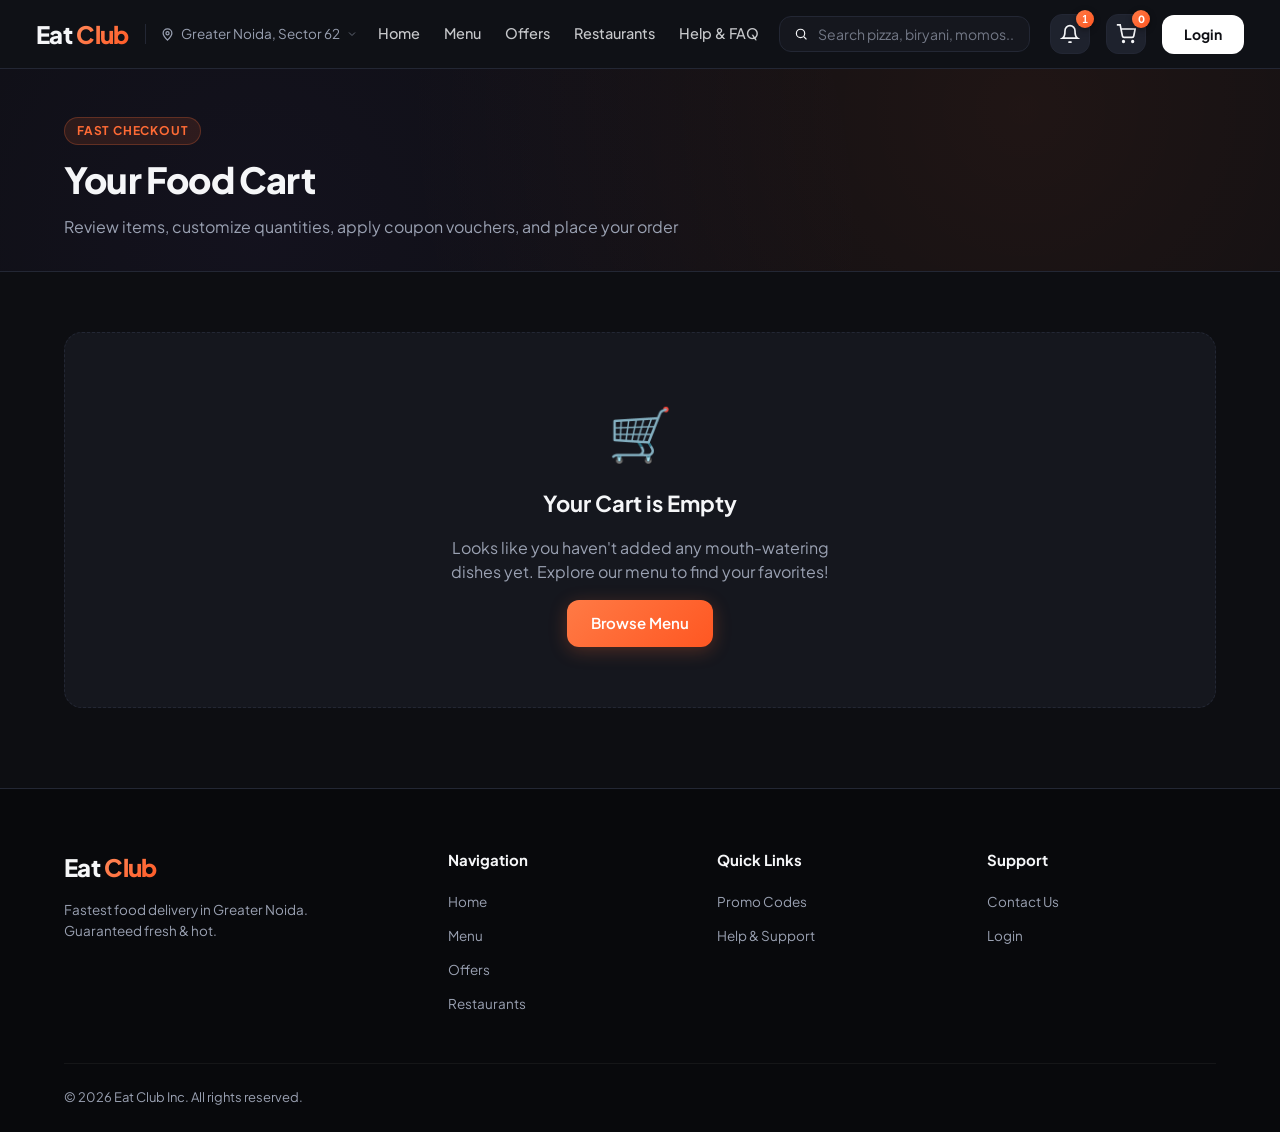
<file: cart.html>
<!DOCTYPE html>
<html lang="en">
<head>
    <meta charset="UTF-8">
    <meta name="viewport" content="width=device-width, initial-scale=1.0">
    <title>Your Cart — Eat Club | Quick Checkout</title>
    <meta name="description" content="Review your delicious items, apply discount coupons, and checkout securely with fast 30-min delivery on Eat Club.">
    <link rel="stylesheet" href="css/global.css">
    <link rel="stylesheet" href="css/cart.css">
    <script src="js/global.js" defer></script>
    <script src="js/cart.js" defer></script>
</head>

<body>

<nav class="navbar">
    <div class="nav-left">
        <a href="index.html" class="logo">Eat <span>Club</span></a>
        <div class="location" id="location-picker" title="Change Location">
            <svg width="15" height="15" viewBox="0 0 24 24" fill="none" stroke="currentColor" stroke-width="2">
                <path d="M12 21s-7-6.5-7-11a7 7 0 0 1 14 0c0 4.5-7 11-7 11z"/>
                <circle cx="12" cy="10" r="2.5"/>
            </svg>
            <span class="location-text">Greater Noida, Sector 62</span>
            <svg class="chevron-down" width="12" height="12" viewBox="0 0 24 24" fill="none" stroke="currentColor" stroke-width="2"><path d="m6 9 6 6 6-6"/></svg>
        </div>
    </div>

    <div class="nav-center">
        <a href="index.html">Home</a>
        <a href="menu.html">Menu</a>
        <a href="offers.html">Offers</a>
        <a href="restaurants.html">Restaurants</a>
        <a href="contact.html">Help & FAQ</a>
    </div>

    <div class="search-box">
        <svg width="16" height="16" viewBox="0 0 24 24" fill="none" stroke="currentColor" stroke-width="2">
            <circle cx="11" cy="11" r="7"/>
            <path d="m21 21-4.3-4.3"/>
        </svg>
        <input type="text" id="search-input" placeholder="Search pizza, biryani, momos..." autocomplete="off">
    </div>

    <div class="nav-right">
        <button class="icon-btn" aria-label="Notifications" id="notification-btn" title="Offers Notification">
            <svg width="20" height="20" viewBox="0 0 24 24" fill="none" stroke="currentColor" stroke-width="2">
                <path d="M18 8a6 6 0 0 0-12 0c0 7-3 9-3 9h18s-3-2-3-9"/>
                <path d="M13.7 21a2 2 0 0 1-3.4 0"/>
            </svg>
            <span class="badge">1</span>
        </button>

        <a href="cart.html" class="icon-btn" aria-label="Cart" id="cart-btn" title="View Cart">
            <svg width="20" height="20" viewBox="0 0 24 24" fill="none" stroke="currentColor" stroke-width="2">
                <circle cx="9" cy="21" r="1"/>
                <circle cx="20" cy="21" r="1"/>
                <path d="M1 1h4l2.7 13.4a2 2 0 0 0 2 1.6h9.6a2 2 0 0 0 2-1.6L23 6H6"/>
            </svg>
            <span class="badge" id="cart-badge">0</span>
        </a>

        <a href="login.html" class="login-btn">Login</a>
    </div>
</nav>

<main>
    <header class="page-header">
        <div class="container">
            <span class="section-badge">Fast Checkout</span>
            <h1>Your Food Cart <span id="cart-item-count" style="font-size: 20px; color: var(--text-dim); font-weight: 500;"></span></h1>
            <p>Review items, customize quantities, apply coupon vouchers, and place your order</p>
        </div>
    </header>

    <section class="cart-page">
        <div class="container">
            <div id="empty-cart-state" class="empty-cart-state">
                <div class="empty-cart-icon">🛒</div>
                <h2>Your Cart is Empty</h2>
                <p>Looks like you haven't added any mouth-watering dishes yet. Explore our menu to find your favorites!</p>
                <a href="menu.html" class="btn btn-primary">Browse Menu</a>
            </div>

            <div id="cart-content-layout" class="cart-layout" style="display: none;">
                <div class="cart-items-box">
                    <div class="cart-box-header">
                        <h2>Order Items</h2>
                        <button id="clear-cart" class="clear-cart-btn">Clear All</button>
                    </div>

                    <div id="cart-items-list">
                    </div>
                </div>

                <div class="bill-box">
                    <h3>Bill Summary</h3>

                    <form id="coupon-form" class="apply-coupon-form">
                        <input type="text" id="coupon-input" class="coupon-input" placeholder="Promo Code (e.g. WELCOME50)" autocomplete="off">
                        <button type="submit" class="apply-coupon-btn">Apply</button>
                    </form>

                    <div class="bill-breakdown">
                        <div class="bill-row">
                            <span>Item Total</span>
                            <span id="bill-item-total">₹0</span>
                        </div>
                        <div class="bill-row">
                            <span>Delivery Fee</span>
                            <span id="bill-delivery-fee">₹40</span>
                        </div>
                        <div class="bill-row">
                            <span>Taxes & Restaurant Charges</span>
                            <span id="bill-taxes">₹0</span>
                        </div>
                        <div class="bill-row discount-row" id="discount-row" style="display: none;">
                            <span>Coupon Discount</span>
                            <span id="bill-discount">-₹0</span>
                        </div>
                        <div class="bill-row total-row">
                            <span>To Pay</span>
                            <span id="bill-grand-total">₹0</span>
                        </div>
                    </div>

                    <button id="checkout-btn" class="btn btn-primary checkout-btn">Proceed to Checkout</button>
                </div>
            </div>
        </div>
    </section>
</main>

<footer class="site-footer">
    <div class="container">
        <div class="footer-top">
            <div class="footer-col brand-col">
                <a href="index.html" class="logo">Eat <span>Club</span></a>
                <p class="footer-desc">
                    Fastest food delivery in Greater Noida. Guaranteed fresh & hot.
                </p>
            </div>

            <div class="footer-col">
                <h4>Navigation</h4>
                <ul>
                    <li><a href="index.html">Home</a></li>
                    <li><a href="menu.html">Menu</a></li>
                    <li><a href="offers.html">Offers</a></li>
                    <li><a href="restaurants.html">Restaurants</a></li>
                </ul>
            </div>

            <div class="footer-col">
                <h4>Quick Links</h4>
                <ul>
                    <li><a href="offers.html">Promo Codes</a></li>
                    <li><a href="contact.html">Help & Support</a></li>
                </ul>
            </div>

            <div class="footer-col">
                <h4>Support</h4>
                <ul>
                    <li><a href="contact.html">Contact Us</a></li>
                    <li><a href="login.html">Login</a></li>
                </ul>
            </div>
        </div>

        <div class="footer-bottom">
            <p>© 2026 Eat Club Inc. All rights reserved.</p>
        </div>
    </div>
</footer>

<div id="toast" class="toast-notification"></div>

</body>
</html>
</file>
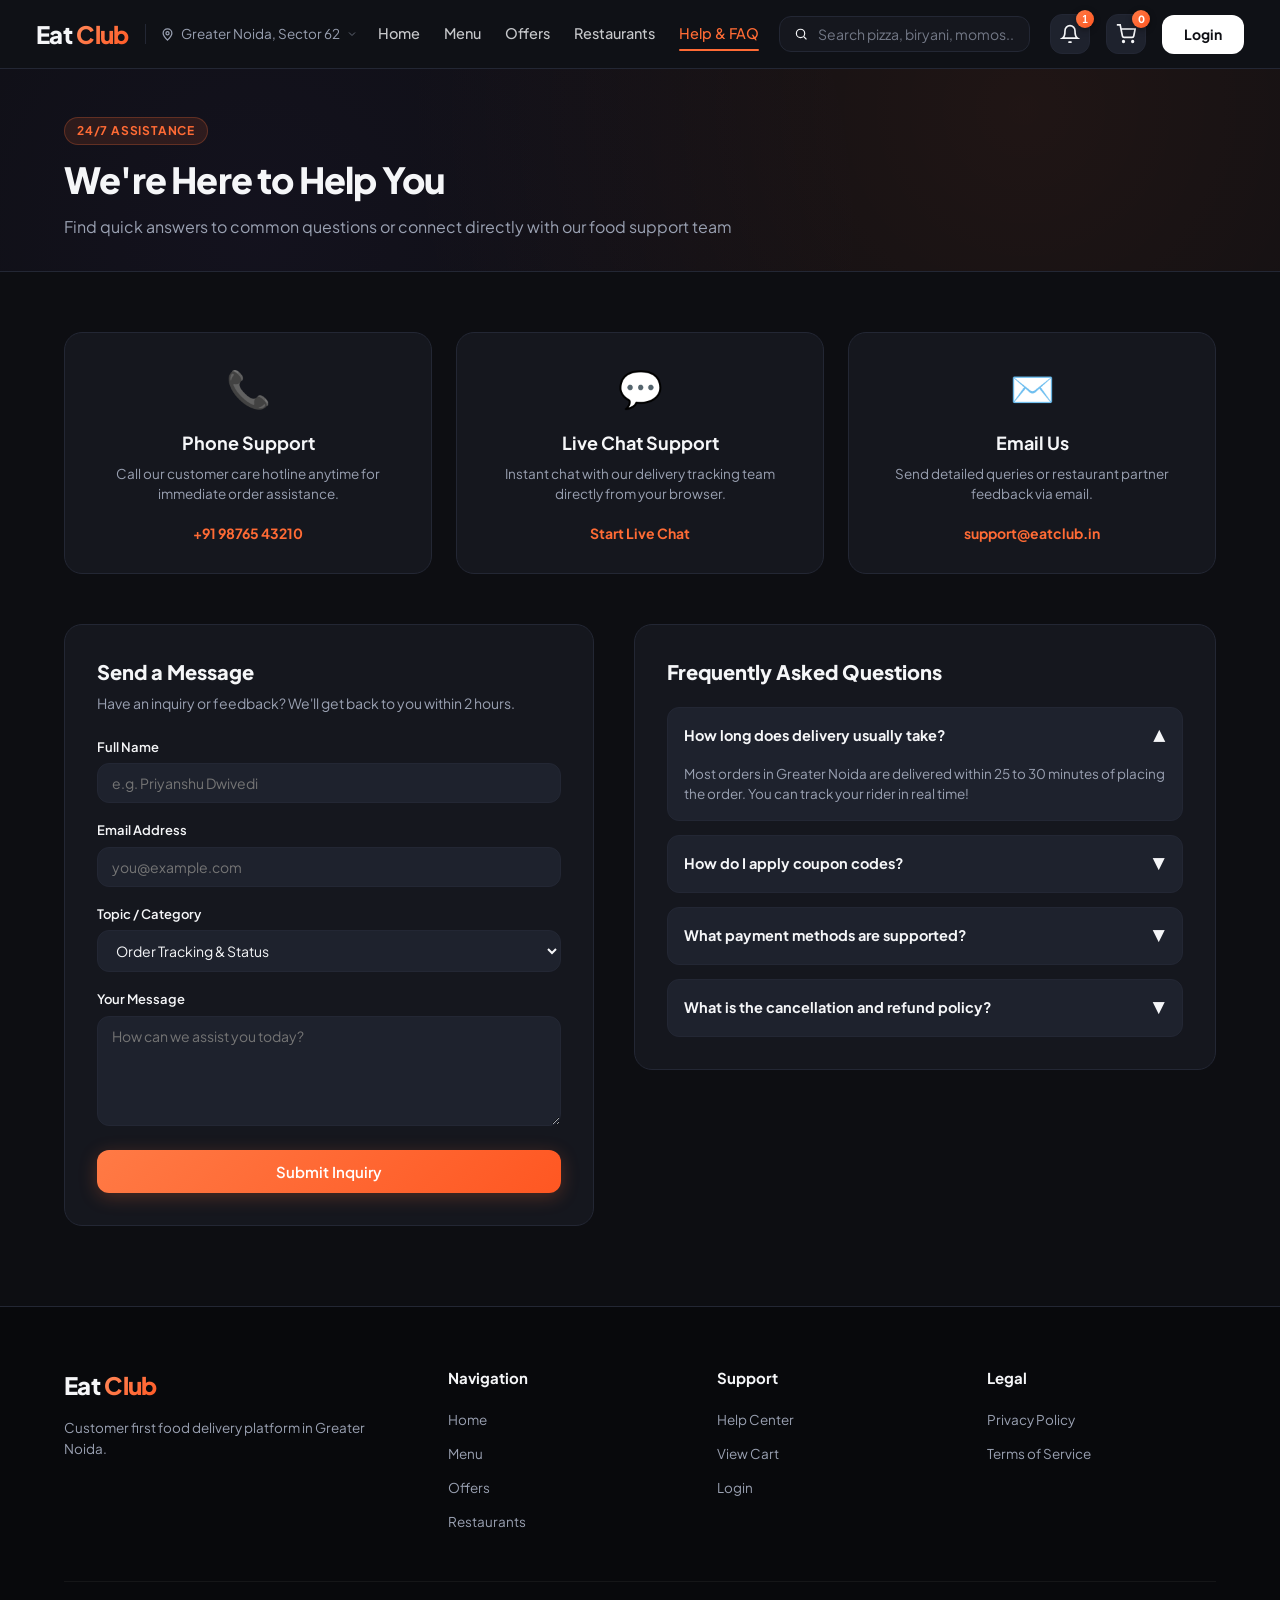
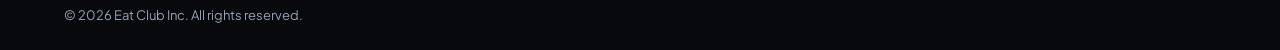
<file: contact.html>
<!DOCTYPE html>
<html lang="en">
<head>
    <meta charset="UTF-8">
    <meta name="viewport" content="width=device-width, initial-scale=1.0">
    <title>Help & Contact — Eat Club | Customer Support & FAQ</title>
    <meta name="description" content="Need help with your Eat Club food order? Read our FAQ or send an inquiry to our 24/7 support team.">
    <link rel="stylesheet" href="css/global.css">
    <link rel="stylesheet" href="css/contact.css">
    <script src="js/global.js" defer></script>
    <script src="js/contact.js" defer></script>
</head>

<body>

<nav class="navbar">
    <div class="nav-left">
        <a href="index.html" class="logo">Eat <span>Club</span></a>
        <div class="location" id="location-picker" title="Change Location">
            <svg width="15" height="15" viewBox="0 0 24 24" fill="none" stroke="currentColor" stroke-width="2">
                <path d="M12 21s-7-6.5-7-11a7 7 0 0 1 14 0c0 4.5-7 11-7 11z"/>
                <circle cx="12" cy="10" r="2.5"/>
            </svg>
            <span class="location-text">Greater Noida, Sector 62</span>
            <svg class="chevron-down" width="12" height="12" viewBox="0 0 24 24" fill="none" stroke="currentColor" stroke-width="2"><path d="m6 9 6 6 6-6"/></svg>
        </div>
    </div>

    <div class="nav-center">
        <a href="index.html">Home</a>
        <a href="menu.html">Menu</a>
        <a href="offers.html">Offers</a>
        <a href="restaurants.html">Restaurants</a>
        <a href="contact.html" class="active">Help & FAQ</a>
    </div>

    <div class="search-box">
        <svg width="16" height="16" viewBox="0 0 24 24" fill="none" stroke="currentColor" stroke-width="2">
            <circle cx="11" cy="11" r="7"/>
            <path d="m21 21-4.3-4.3"/>
        </svg>
        <input type="text" id="search-input" placeholder="Search pizza, biryani, momos..." autocomplete="off">
    </div>

    <div class="nav-right">
        <button class="icon-btn" aria-label="Notifications" id="notification-btn" title="Offers Notification">
            <svg width="20" height="20" viewBox="0 0 24 24" fill="none" stroke="currentColor" stroke-width="2">
                <path d="M18 8a6 6 0 0 0-12 0c0 7-3 9-3 9h18s-3-2-3-9"/>
                <path d="M13.7 21a2 2 0 0 1-3.4 0"/>
            </svg>
            <span class="badge">1</span>
        </button>

        <a href="cart.html" class="icon-btn" aria-label="Cart" id="cart-btn" title="View Cart">
            <svg width="20" height="20" viewBox="0 0 24 24" fill="none" stroke="currentColor" stroke-width="2">
                <circle cx="9" cy="21" r="1"/>
                <circle cx="20" cy="21" r="1"/>
                <path d="M1 1h4l2.7 13.4a2 2 0 0 0 2 1.6h9.6a2 2 0 0 0 2-1.6L23 6H6"/>
            </svg>
            <span class="badge" id="cart-badge">0</span>
        </a>

        <a href="login.html" class="login-btn">Login</a>
    </div>
</nav>

<main>
    <header class="page-header">
        <div class="container">
            <span class="section-badge">24/7 Assistance</span>
            <h1>We're Here to Help You</h1>
            <p>Find quick answers to common questions or connect directly with our food support team</p>
        </div>
    </header>

    <section class="contact-page">
        <div class="container">
            <div class="help-grid">
                <div class="help-card">
                    <div class="help-icon">📞</div>
                    <h3>Phone Support</h3>
                    <p>Call our customer care hotline anytime for immediate order assistance.</p>
                    <a href="tel:+919876543210" class="help-link">+91 98765 43210</a>
                </div>

                <div class="help-card">
                    <div class="help-icon">💬</div>
                    <h3>Live Chat Support</h3>
                    <p>Instant chat with our delivery tracking team directly from your browser.</p>
                    <a href="javascript:void(0)" onclick="showToast('💬 Live agent is connecting...')" class="help-link">Start Live Chat</a>
                </div>

                <div class="help-card">
                    <div class="help-icon">✉️</div>
                    <h3>Email Us</h3>
                    <p>Send detailed queries or restaurant partner feedback via email.</p>
                    <a href="mailto:support@eatclub.in" class="help-link">support@eatclub.in</a>
                </div>
            </div>

            <div class="contact-faq-split">
                <div class="contact-form-box">
                    <h3>Send a Message</h3>
                    <p>Have an inquiry or feedback? We'll get back to you within 2 hours.</p>

                    <form id="contact-form">
                        <div class="form-group">
                            <label for="c-name">Full Name</label>
                            <input type="text" id="c-name" class="form-input" placeholder="e.g. Priyanshu Dwivedi" required>
                        </div>

                        <div class="form-group">
                            <label for="c-email">Email Address</label>
                            <input type="email" id="c-email" class="form-input" placeholder="you@example.com" required>
                        </div>

                        <div class="form-group">
                            <label for="c-topic">Topic / Category</label>
                            <select id="c-topic" class="form-select">
                                <option value="order">Order Tracking & Status</option>
                                <option value="payment">Payment & Refund</option>
                                <option value="partner">Restaurant Partnership</option>
                                <option value="other">General Feedback</option>
                            </select>
                        </div>

                        <div class="form-group">
                            <label for="c-msg">Your Message</label>
                            <textarea id="c-msg" class="form-textarea" placeholder="How can we assist you today?" required></textarea>
                        </div>

                        <button type="submit" class="btn btn-primary" style="width: 100%;">Submit Inquiry</button>
                    </form>
                </div>

                <div class="faq-box">
                    <h3>Frequently Asked Questions</h3>

                    <div class="faq-list">
                        <div class="faq-item open">
                            <div class="faq-question">
                                <span>How long does delivery usually take?</span>
                                <span class="faq-toggle-icon">▼</span>
                            </div>
                            <div class="faq-answer">
                                Most orders in Greater Noida are delivered within 25 to 30 minutes of placing the order. You can track your rider in real time!
                            </div>
                        </div>

                        <div class="faq-item">
                            <div class="faq-question">
                                <span>How do I apply coupon codes?</span>
                                <span class="faq-toggle-icon">▼</span>
                            </div>
                            <div class="faq-answer">
                                Navigate to your Cart page, enter any active promo code (like <strong>WELCOME50</strong>) into the Promo Code box, and click Apply.
                            </div>
                        </div>

                        <div class="faq-item">
                            <div class="faq-question">
                                <span>What payment methods are supported?</span>
                                <span class="faq-toggle-icon">▼</span>
                            </div>
                            <div class="faq-answer">
                                We accept Cash on Delivery (COD), UPI (Google Pay, PhonePe, Paytm), Credit/Debit Cards, and Net Banking.
                            </div>
                        </div>

                        <div class="faq-item">
                            <div class="faq-question">
                                <span>What is the cancellation and refund policy?</span>
                                <span class="faq-toggle-icon">▼</span>
                            </div>
                            <div class="faq-answer">
                                You can cancel an order within 60 seconds of placing it. Any prepaid amount will be refunded to your original payment mode instantly.
                            </div>
                        </div>
                    </div>
                </div>
            </div>
        </div>
    </section>
</main>

<footer class="site-footer">
    <div class="container">
        <div class="footer-top">
            <div class="footer-col brand-col">
                <a href="index.html" class="logo">Eat <span>Club</span></a>
                <p class="footer-desc">
                    Customer first food delivery platform in Greater Noida.
                </p>
            </div>

            <div class="footer-col">
                <h4>Navigation</h4>
                <ul>
                    <li><a href="index.html">Home</a></li>
                    <li><a href="menu.html">Menu</a></li>
                    <li><a href="offers.html">Offers</a></li>
                    <li><a href="restaurants.html">Restaurants</a></li>
                </ul>
            </div>

            <div class="footer-col">
                <h4>Support</h4>
                <ul>
                    <li><a href="contact.html">Help Center</a></li>
                    <li><a href="cart.html">View Cart</a></li>
                    <li><a href="login.html">Login</a></li>
                </ul>
            </div>

            <div class="footer-col">
                <h4>Legal</h4>
                <ul>
                    <li><a href="#">Privacy Policy</a></li>
                    <li><a href="#">Terms of Service</a></li>
                </ul>
            </div>
        </div>

        <div class="footer-bottom">
            <p>© 2026 Eat Club Inc. All rights reserved.</p>
        </div>
    </div>
</footer>

<div id="toast" class="toast-notification"></div>

</body>
</html>
</file>
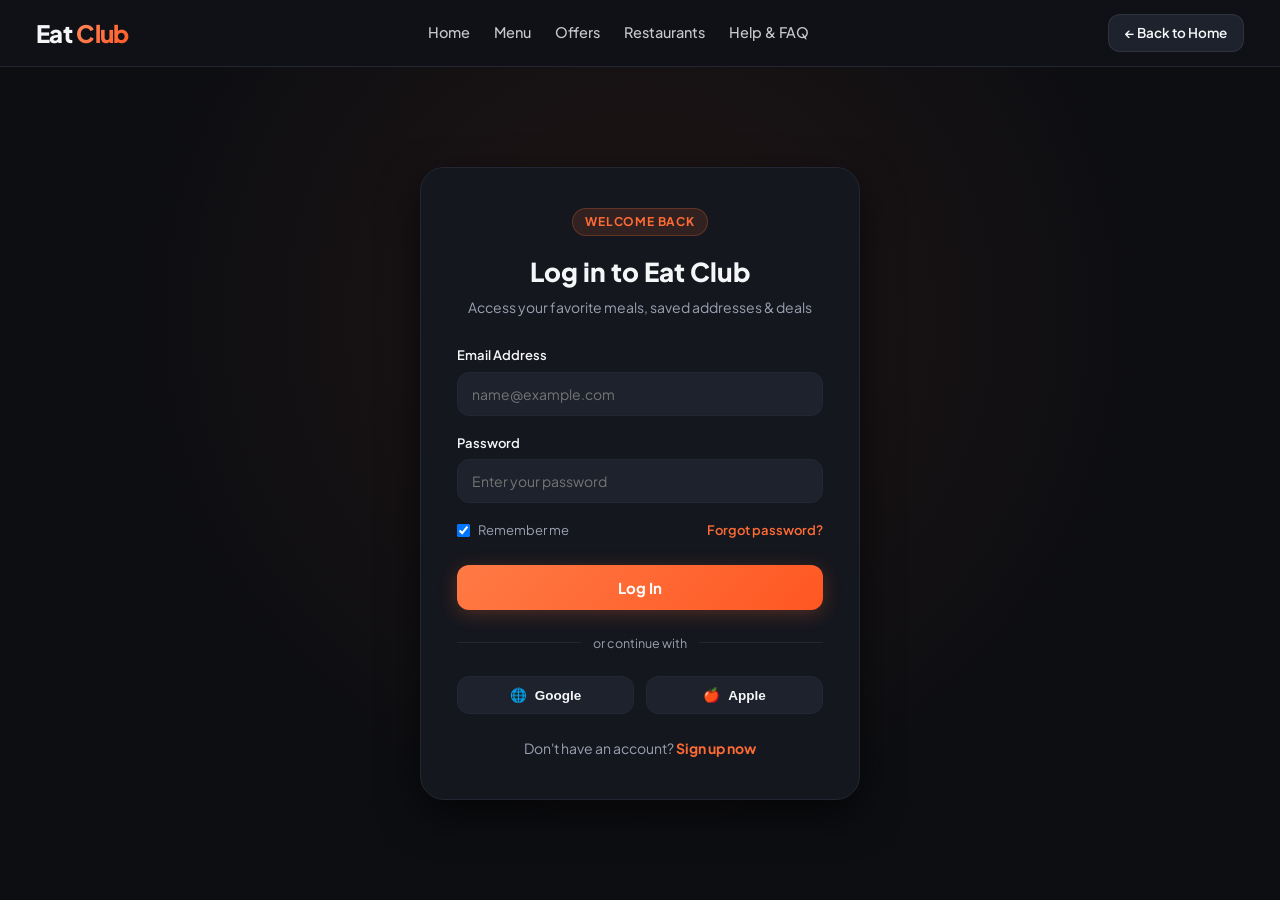
<file: login.html>
<!DOCTYPE html>
<html lang="en">
<head>
    <meta charset="UTF-8">
    <meta name="viewport" content="width=device-width, initial-scale=1.0">
    <title>Login & Sign In — Eat Club</title>
    <meta name="description" content="Log in to your Eat Club account to view past orders, track deliveries, and unlock exclusive discounts.">
    <link rel="stylesheet" href="css/global.css">
    <link rel="stylesheet" href="css/login.css">
    <script src="js/global.js" defer></script>
    <script src="js/login.js" defer></script>
</head>

<body>

<nav class="navbar">
    <div class="nav-left">
        <a href="index.html" class="logo">Eat <span>Club</span></a>
    </div>

    <div class="nav-center">
        <a href="index.html">Home</a>
        <a href="menu.html">Menu</a>
        <a href="offers.html">Offers</a>
        <a href="restaurants.html">Restaurants</a>
        <a href="contact.html">Help & FAQ</a>
    </div>

    <div class="nav-right">
        <a href="index.html" class="btn btn-secondary btn-sm">← Back to Home</a>
    </div>
</nav>

<main class="login-page-container">
    <div class="login-card">
        <div class="login-header">
            <span class="section-badge">Welcome Back</span>
            <h1>Log in to Eat Club</h1>
            <p class="subtitle">Access your favorite meals, saved addresses & deals</p>
        </div>

        <form id="login-form">
            <div class="field">
                <label for="email">Email Address</label>
                <input type="email" id="email" placeholder="name@example.com" required autocomplete="email">
            </div>

            <div class="field">
                <label for="password">Password</label>
                <input type="password" id="password" placeholder="Enter your password" required autocomplete="current-password">
            </div>

            <div class="options">
                <label class="remember">
                    <input type="checkbox" id="remember" checked>
                    <span>Remember me</span>
                </label>
                <a href="#" onclick="showToast('Password reset link sent if registered!')">Forgot password?</a>
            </div>

            <button type="submit" class="btn btn-primary login-submit">Log In</button>
        </form>

        <div class="divider">or continue with</div>

        <div class="social-login-btns">
            <button type="button" class="social-btn" onclick="showToast('Google Sign-in simulated successfully!')">
                <span>🌐</span> Google
            </button>
            <button type="button" class="social-btn" onclick="showToast('Apple Sign-in simulated successfully!')">
                <span>🍎</span> Apple
            </button>
        </div>

        <p class="signup-text">Don't have an account? <a href="#" onclick="showToast('Create account mode active!')">Sign up now</a></p>
    </div>
</main>

<div id="toast" class="toast-notification"></div>

</body>
</html>
</file>
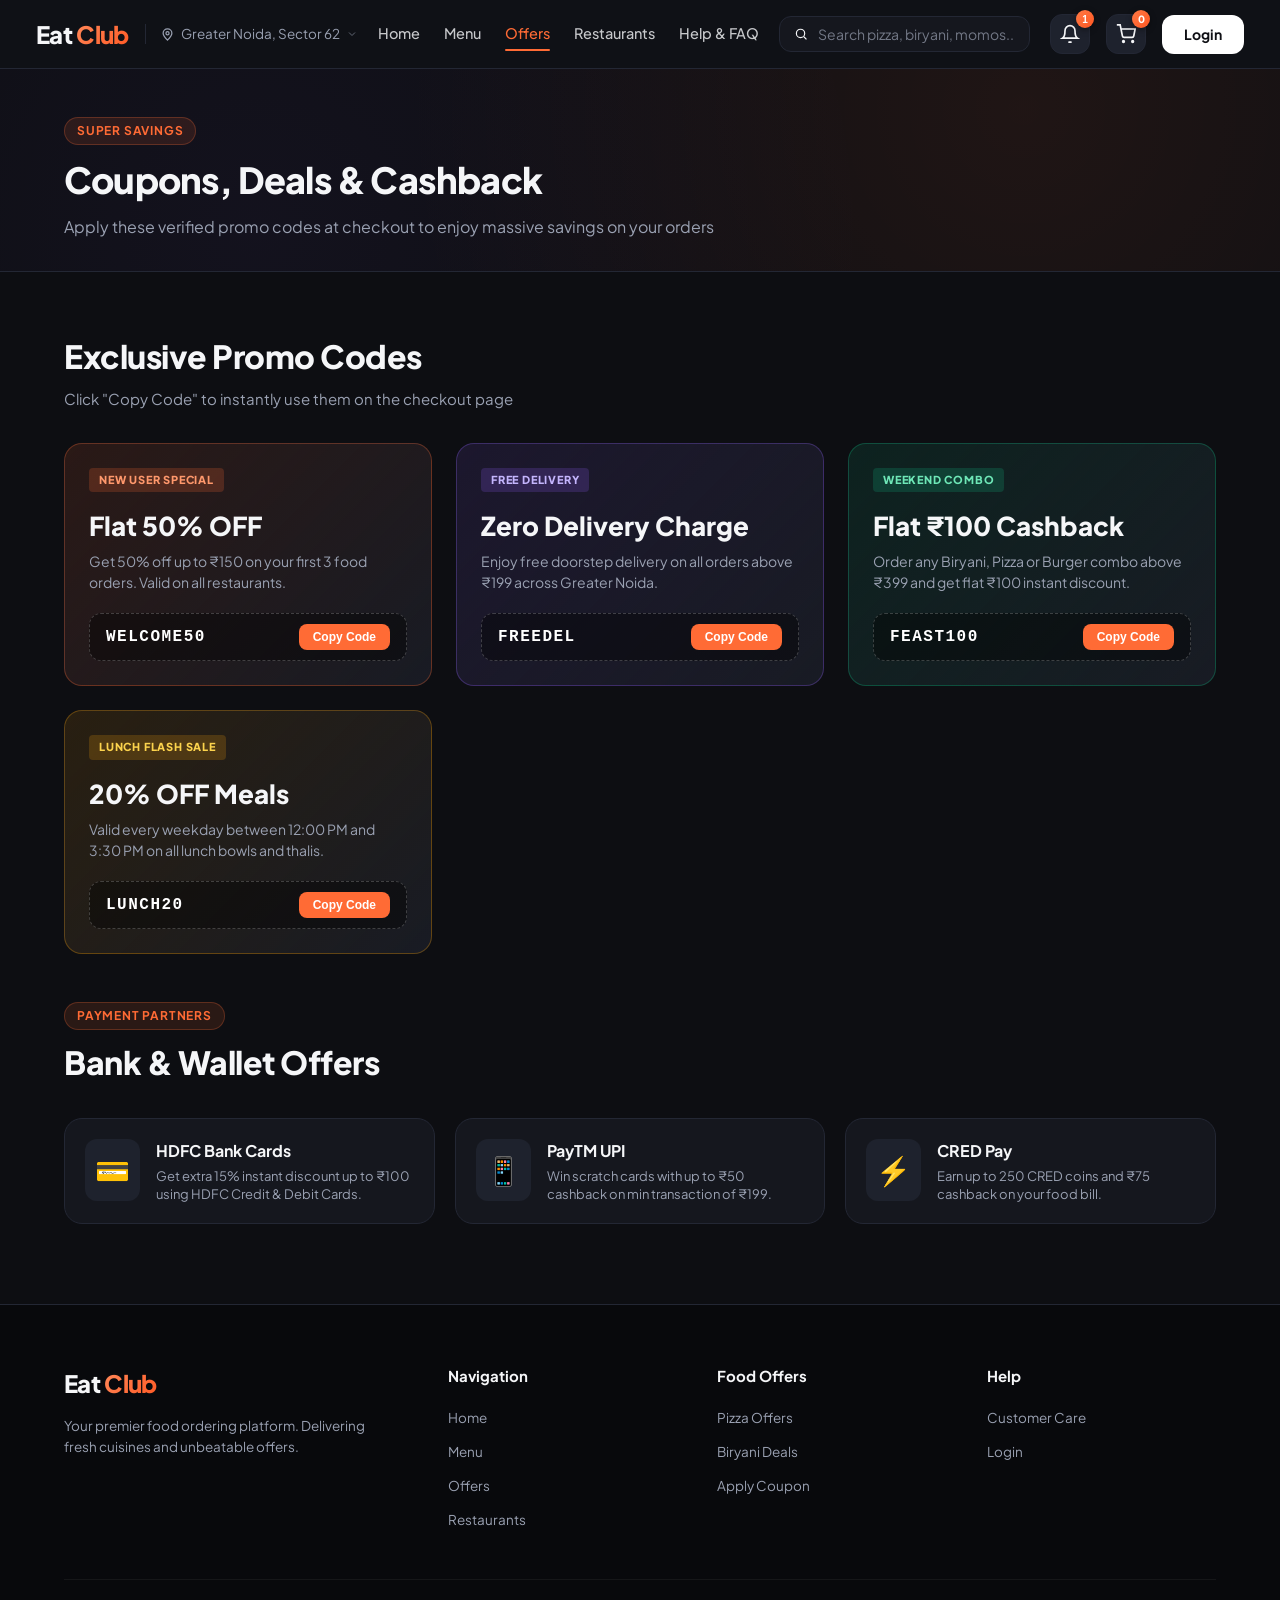
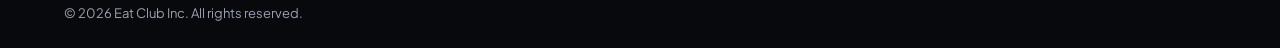
<file: offers.html>
<!DOCTYPE html>
<html lang="en">
<head>
    <meta charset="UTF-8">
    <meta name="viewport" content="width=device-width, initial-scale=1.0">
    <title>Offers & Deals — Eat Club | Best Food Coupons & Discounts</title>
    <meta name="description" content="Discover verified Eat Club promo codes, bank cashback offers, and 50% discount coupons on your favorite meals.">
    <link rel="stylesheet" href="css/global.css">
    <link rel="stylesheet" href="css/offers.css">
    <script src="js/global.js" defer></script>
</head>

<body>

<nav class="navbar">
    <div class="nav-left">
        <a href="index.html" class="logo">Eat <span>Club</span></a>
        <div class="location" id="location-picker" title="Change Location">
            <svg width="15" height="15" viewBox="0 0 24 24" fill="none" stroke="currentColor" stroke-width="2">
                <path d="M12 21s-7-6.5-7-11a7 7 0 0 1 14 0c0 4.5-7 11-7 11z"/>
                <circle cx="12" cy="10" r="2.5"/>
            </svg>
            <span class="location-text">Greater Noida, Sector 62</span>
            <svg class="chevron-down" width="12" height="12" viewBox="0 0 24 24" fill="none" stroke="currentColor" stroke-width="2"><path d="m6 9 6 6 6-6"/></svg>
        </div>
    </div>

    <div class="nav-center">
        <a href="index.html">Home</a>
        <a href="menu.html">Menu</a>
        <a href="offers.html" class="active">Offers</a>
        <a href="restaurants.html">Restaurants</a>
        <a href="contact.html">Help & FAQ</a>
    </div>

    <div class="search-box">
        <svg width="16" height="16" viewBox="0 0 24 24" fill="none" stroke="currentColor" stroke-width="2">
            <circle cx="11" cy="11" r="7"/>
            <path d="m21 21-4.3-4.3"/>
        </svg>
        <input type="text" id="search-input" placeholder="Search pizza, biryani, momos..." autocomplete="off">
    </div>

    <div class="nav-right">
        <button class="icon-btn" aria-label="Notifications" id="notification-btn" title="Offers Notification">
            <svg width="20" height="20" viewBox="0 0 24 24" fill="none" stroke="currentColor" stroke-width="2">
                <path d="M18 8a6 6 0 0 0-12 0c0 7-3 9-3 9h18s-3-2-3-9"/>
                <path d="M13.7 21a2 2 0 0 1-3.4 0"/>
            </svg>
            <span class="badge">1</span>
        </button>

        <a href="cart.html" class="icon-btn" aria-label="Cart" id="cart-btn" title="View Cart">
            <svg width="20" height="20" viewBox="0 0 24 24" fill="none" stroke="currentColor" stroke-width="2">
                <circle cx="9" cy="21" r="1"/>
                <circle cx="20" cy="21" r="1"/>
                <path d="M1 1h4l2.7 13.4a2 2 0 0 0 2 1.6h9.6a2 2 0 0 0 2-1.6L23 6H6"/>
            </svg>
            <span class="badge" id="cart-badge">0</span>
        </a>

        <a href="login.html" class="login-btn">Login</a>
    </div>
</nav>

<main>
    <header class="page-header">
        <div class="container">
            <span class="section-badge">Super Savings</span>
            <h1>Coupons, Deals & Cashback</h1>
            <p>Apply these verified promo codes at checkout to enjoy massive savings on your orders</p>
        </div>
    </header>

    <section class="offers-page">
        <div class="container">
            <div class="section-header">
                <h2 class="section-title">Exclusive Promo Codes</h2>
                <p class="section-subtitle">Click "Copy Code" to instantly use them on the checkout page</p>
            </div>

            <div class="deals-grid">
                <div class="deal-card orange">
                    <div class="deal-badge">NEW USER SPECIAL</div>
                    <div>
                        <div class="deal-title">Flat 50% OFF</div>
                        <p class="deal-desc">Get 50% off up to ₹150 on your first 3 food orders. Valid on all restaurants.</p>
                    </div>
                    <div class="coupon-row">
                        <code>WELCOME50</code>
                        <button class="copy-btn" onclick="copyCoupon('WELCOME50')">Copy Code</button>
                    </div>
                </div>

                <div class="deal-card purple">
                    <div class="deal-badge">FREE DELIVERY</div>
                    <div>
                        <div class="deal-title">Zero Delivery Charge</div>
                        <p class="deal-desc">Enjoy free doorstep delivery on all orders above ₹199 across Greater Noida.</p>
                    </div>
                    <div class="coupon-row">
                        <code>FREEDEL</code>
                        <button class="copy-btn" onclick="copyCoupon('FREEDEL')">Copy Code</button>
                    </div>
                </div>

                <div class="deal-card green">
                    <div class="deal-badge">WEEKEND COMBO</div>
                    <div>
                        <div class="deal-title">Flat ₹100 Cashback</div>
                        <p class="deal-desc">Order any Biryani, Pizza or Burger combo above ₹399 and get flat ₹100 instant discount.</p>
                    </div>
                    <div class="coupon-row">
                        <code>FEAST100</code>
                        <button class="copy-btn" onclick="copyCoupon('FEAST100')">Copy Code</button>
                    </div>
                </div>

                <div class="deal-card gold">
                    <div class="deal-badge">LUNCH FLASH SALE</div>
                    <div>
                        <div class="deal-title">20% OFF Meals</div>
                        <p class="deal-desc">Valid every weekday between 12:00 PM and 3:30 PM on all lunch bowls and thalis.</p>
                    </div>
                    <div class="coupon-row">
                        <code>LUNCH20</code>
                        <button class="copy-btn" onclick="copyCoupon('LUNCH20')">Copy Code</button>
                    </div>
                </div>
            </div>

            <div class="section-header" style="margin-top: 40px;">
                <span class="section-badge">Payment Partners</span>
                <h2 class="section-title">Bank & Wallet Offers</h2>
            </div>

            <div class="bank-offers-grid">
                <div class="bank-card">
                    <div class="bank-icon">💳</div>
                    <div class="bank-info">
                        <h4>HDFC Bank Cards</h4>
                        <p>Get extra 15% instant discount up to ₹100 using HDFC Credit & Debit Cards.</p>
                    </div>
                </div>

                <div class="bank-card">
                    <div class="bank-icon">📱</div>
                    <div class="bank-info">
                        <h4>PayTM UPI</h4>
                        <p>Win scratch cards with up to ₹50 cashback on min transaction of ₹199.</p>
                    </div>
                </div>

                <div class="bank-card">
                    <div class="bank-icon">⚡</div>
                    <div class="bank-info">
                        <h4>CRED Pay</h4>
                        <p>Earn up to 250 CRED coins and ₹75 cashback on your food bill.</p>
                    </div>
                </div>
            </div>
        </div>
    </section>
</main>

<footer class="site-footer">
    <div class="container">
        <div class="footer-top">
            <div class="footer-col brand-col">
                <a href="index.html" class="logo">Eat <span>Club</span></a>
                <p class="footer-desc">
                    Your premier food ordering platform. Delivering fresh cuisines and unbeatable offers.
                </p>
            </div>

            <div class="footer-col">
                <h4>Navigation</h4>
                <ul>
                    <li><a href="index.html">Home</a></li>
                    <li><a href="menu.html">Menu</a></li>
                    <li><a href="offers.html">Offers</a></li>
                    <li><a href="restaurants.html">Restaurants</a></li>
                </ul>
            </div>

            <div class="footer-col">
                <h4>Food Offers</h4>
                <ul>
                    <li><a href="menu.html?cat=pizza">Pizza Offers</a></li>
                    <li><a href="menu.html?cat=biryani">Biryani Deals</a></li>
                    <li><a href="cart.html">Apply Coupon</a></li>
                </ul>
            </div>

            <div class="footer-col">
                <h4>Help</h4>
                <ul>
                    <li><a href="contact.html">Customer Care</a></li>
                    <li><a href="login.html">Login</a></li>
                </ul>
            </div>
        </div>

        <div class="footer-bottom">
            <p>© 2026 Eat Club Inc. All rights reserved.</p>
        </div>
    </div>
</footer>

<div id="toast" class="toast-notification"></div>

</body>
</html>
</file>
<file: css/global.css>
@import url('https://fonts.googleapis.com/css2?family=Plus+Jakarta+Sans:wght@400;500;600;700;800&display=swap');

:root {
    --bg: #0d0e12;
    --bg-card: #15171e;
    --bg-card-hover: #1c1f28;
    --bg-nav: rgba(16, 18, 24, 0.9);
    --bg-surface: #1e222d;
    --text: #f5f6f8;
    --text-dim: #9aa1b2;
    --accent: #ff6b35;
    --accent-hover: #fa5314;
    --accent-glow: rgba(255, 107, 53, 0.25);
    --accent-green: #10b981;
    --accent-purple: #8b5cf6;
    --accent-gold: #f59e0b;
    --border: #232734;
    --border-light: rgba(255, 255, 255, 0.08);
    --shadow: rgba(0, 0, 0, 0.5);
    --radius-sm: 8px;
    --radius-md: 12px;
    --radius-lg: 18px;
    --radius-xl: 24px;
    --transition: all 0.25s cubic-bezier(0.16, 1, 0.3, 1);
}

* {
    margin: 0;
    padding: 0;
    box-sizing: border-box;
}

html {
    scroll-behavior: smooth;
}

body {
    font-family: 'Plus Jakarta Sans', -apple-system, BlinkMacSystemFont, "Segoe UI", Roboto, sans-serif;
    background-color: var(--bg);
    color: var(--text);
    min-height: 100vh;
    line-height: 1.5;
    overflow-x: hidden;
    display: flex;
    flex-direction: column;
}

main {
    flex: 1;
}

.container {
    width: 90%;
    max-width: 1240px;
    margin: 0 auto;
}

.section-header {
    margin-bottom: 32px;
}

.section-header.center {
    text-align: center;
}

.section-badge {
    display: inline-block;
    background: rgba(255, 107, 53, 0.12);
    color: var(--accent);
    padding: 4px 12px;
    border-radius: 999px;
    font-size: 12px;
    font-weight: 700;
    text-transform: uppercase;
    letter-spacing: 0.8px;
    margin-bottom: 8px;
    border: 1px solid rgba(255, 107, 53, 0.25);
}

.section-title {
    font-size: 32px;
    font-weight: 800;
    letter-spacing: -0.5px;
    color: var(--text);
    margin-bottom: 8px;
}

.section-subtitle {
    color: var(--text-dim);
    font-size: 15px;
    max-width: 600px;
}

.section-header.center .section-subtitle {
    margin: 0 auto;
}

.btn {
    display: inline-flex;
    align-items: center;
    justify-content: center;
    gap: 8px;
    padding: 12px 24px;
    border-radius: var(--radius-md);
    font-size: 15px;
    font-weight: 600;
    text-decoration: none;
    cursor: pointer;
    transition: var(--transition);
    border: none;
    font-family: inherit;
}

.btn-primary {
    background: linear-gradient(135deg, #ff7a45, #ff5722);
    color: #fff;
    box-shadow: 0 4px 18px var(--accent-glow);
}

.btn-primary:hover {
    background: linear-gradient(135deg, #ff8c5d, #fa450d);
    transform: translateY(-2px);
    box-shadow: 0 6px 22px rgba(255, 107, 53, 0.4);
}

.btn-secondary {
    background: var(--bg-surface);
    color: var(--text);
    border: 1px solid var(--border-light);
}

.btn-secondary:hover {
    background: #282e3d;
    border-color: rgba(255, 255, 255, 0.2);
    transform: translateY(-2px);
}

.btn-sm {
    padding: 8px 16px;
    font-size: 13.5px;
}

.navbar {
    display: flex;
    align-items: center;
    justify-content: space-between;
    background: var(--bg-nav);
    padding: 14px 36px;
    border-bottom: 1px solid var(--border);
    gap: 20px;
    position: sticky;
    top: 0;
    z-index: 200;
    backdrop-filter: blur(14px);
    -webkit-backdrop-filter: blur(14px);
}

.nav-left {
    display: flex;
    align-items: center;
    gap: 16px;
    flex-shrink: 0;
}

.logo {
    font-size: 24px;
    font-weight: 800;
    color: var(--text);
    text-decoration: none;
    letter-spacing: -0.6px;
    display: flex;
    align-items: center;
    gap: 4px;
}

.logo span {
    color: var(--accent);
    background: linear-gradient(135deg, #ff8c5d, #ff5722);
    -webkit-background-clip: text;
    -webkit-text-fill-color: transparent;
}

.location {
    display: flex;
    align-items: center;
    gap: 6px;
    font-size: 13.5px;
    color: var(--text-dim);
    cursor: pointer;
    border-left: 1px solid var(--border);
    padding-left: 14px;
    transition: var(--transition);
}

.location:hover {
    color: var(--accent);
}

.chevron-down {
    opacity: 0.6;
}

.nav-center {
    display: flex;
    align-items: center;
    gap: 24px;
    flex-shrink: 0;
}

.nav-center a {
    color: var(--text);
    text-decoration: none;
    font-size: 14.5px;
    font-weight: 500;
    opacity: 0.8;
    transition: var(--transition);
    position: relative;
    padding: 4px 0;
}

.nav-center a:hover,
.nav-center a.active {
    opacity: 1;
    color: var(--accent);
}

.nav-center a.active::after {
    content: '';
    position: absolute;
    bottom: -2px;
    left: 0;
    width: 100%;
    height: 2px;
    background: var(--accent);
    border-radius: 2px;
}

.search-box {
    display: flex;
    align-items: center;
    gap: 10px;
    background: var(--bg-card);
    border: 1px solid var(--border);
    border-radius: var(--radius-md);
    padding: 8px 14px;
    flex: 1;
    max-width: 340px;
    transition: var(--transition);
}

.search-box:focus-within {
    border-color: var(--accent);
    box-shadow: 0 0 0 3px var(--accent-glow);
    background: var(--bg-surface);
}

.search-box input {
    background: none;
    border: none;
    outline: none;
    color: var(--text);
    font-family: inherit;
    font-size: 14px;
    width: 100%;
}

.search-box input::placeholder {
    color: var(--text-dim);
    opacity: 0.7;
}

.nav-right {
    display: flex;
    align-items: center;
    gap: 16px;
    flex-shrink: 0;
}

.icon-btn {
    position: relative;
    background: var(--bg-surface);
    border: 1px solid var(--border);
    color: var(--text);
    cursor: pointer;
    display: flex;
    align-items: center;
    justify-content: center;
    width: 40px;
    height: 40px;
    border-radius: var(--radius-md);
    transition: var(--transition);
    text-decoration: none;
}

.icon-btn:hover {
    border-color: var(--accent);
    color: var(--accent);
    transform: translateY(-2px);
}

.badge {
    position: absolute;
    top: -5px;
    right: -5px;
    background: linear-gradient(135deg, #ff7a45, #ff5722);
    color: #fff;
    font-size: 10px;
    font-weight: 800;
    border-radius: 999px;
    min-width: 18px;
    height: 18px;
    padding: 0 4px;
    display: flex;
    align-items: center;
    justify-content: center;
    box-shadow: 0 2px 6px rgba(0, 0, 0, 0.4);
    transition: transform 0.2s cubic-bezier(0.34, 1.56, 0.64, 1);
}

.login-btn {
    background: #fff;
    color: #0f1015;
    border: none;
    padding: 9px 22px;
    border-radius: var(--radius-md);
    font-size: 14px;
    font-weight: 700;
    cursor: pointer;
    text-decoration: none;
    transition: var(--transition);
}

.login-btn:hover {
    background: var(--accent);
    color: #fff;
    box-shadow: 0 4px 14px var(--accent-glow);
    transform: translateY(-2px);
}

.page-header {
    background: radial-gradient(circle at 80% 20%, rgba(255, 107, 53, 0.08) 0%, transparent 60%),
                radial-gradient(circle at 20% 80%, rgba(139, 92, 246, 0.05) 0%, transparent 60%);
    padding: 48px 0 32px;
    border-bottom: 1px solid var(--border);
    margin-bottom: 40px;
}

.page-header h1 {
    font-size: 36px;
    font-weight: 800;
    letter-spacing: -0.8px;
    margin-bottom: 8px;
}

.page-header p {
    color: var(--text-dim);
    font-size: 16px;
}

.site-footer {
    background: #08090c;
    border-top: 1px solid var(--border);
    padding: 60px 0 24px;
    margin-top: auto;
}

.footer-top {
    display: grid;
    grid-template-columns: 1.5fr 1fr 1fr 1fr;
    gap: 40px;
    margin-bottom: 48px;
}

.brand-col .footer-desc {
    color: var(--text-dim);
    font-size: 13.5px;
    line-height: 1.6;
    margin: 14px 0 20px;
    max-width: 320px;
}

.social-links {
    display: flex;
    gap: 12px;
}

.social-links a {
    width: 36px;
    height: 36px;
    border-radius: 50%;
    background: var(--bg-card);
    border: 1px solid var(--border);
    display: flex;
    align-items: center;
    justify-content: center;
    text-decoration: none;
    font-size: 16px;
    transition: var(--transition);
}

.social-links a:hover {
    border-color: var(--accent);
    transform: translateY(-2px);
    background: var(--bg-surface);
}

.footer-col h4 {
    font-size: 15px;
    font-weight: 700;
    color: var(--text);
    margin-bottom: 18px;
}

.footer-col ul {
    list-style: none;
    display: flex;
    flex-direction: column;
    gap: 10px;
}

.footer-col ul a {
    color: var(--text-dim);
    text-decoration: none;
    font-size: 13.5px;
    transition: var(--transition);
}

.footer-col ul a:hover {
    color: var(--accent);
    padding-left: 4px;
}

.footer-bottom {
    display: flex;
    justify-content: space-between;
    align-items: center;
    padding-top: 24px;
    border-top: 1px solid rgba(255, 255, 255, 0.05);
    font-size: 13px;
    color: var(--text-dim);
    flex-wrap: wrap;
    gap: 12px;
}

.footer-bottom-links {
    display: flex;
    gap: 20px;
}

.footer-bottom-links a {
    color: var(--text-dim);
    text-decoration: none;
    transition: var(--transition);
}

.footer-bottom-links a:hover {
    color: var(--accent);
}

.toast-notification {
    position: fixed;
    bottom: 24px;
    right: 24px;
    background: #1c202a;
    color: #fff;
    padding: 12px 20px;
    border-radius: var(--radius-md);
    border: 1px solid var(--accent);
    box-shadow: 0 8px 24px rgba(0, 0, 0, 0.6);
    font-size: 14px;
    font-weight: 600;
    display: flex;
    align-items: center;
    gap: 10px;
    z-index: 999;
    opacity: 0;
    transform: translateY(20px);
    transition: all 0.3s cubic-bezier(0.16, 1, 0.3, 1);
    pointer-events: none;
}

.toast-notification.show {
    opacity: 1;
    transform: translateY(0);
}

@media (max-width: 1000px) {
    .navbar {
        padding: 14px 24px;
    }
    .footer-top {
        grid-template-columns: 1fr 1fr;
    }
}

@media (max-width: 768px) {
    .navbar {
        padding: 12px 18px;
    }
    .nav-center {
        display: none;
    }
    .location {
        display: none;
    }
    .search-box {
        max-width: 180px;
    }
}

@media (max-width: 520px) {
    .search-box {
        display: none;
    }
    .footer-top {
        grid-template-columns: 1fr;
    }
    .footer-bottom {
        flex-direction: column;
        text-align: center;
    }
}
</file>
<file: css/cart.css>
.cart-page {
    padding: 20px 0 80px;
}

.cart-layout {
    display: grid;
    grid-template-columns: 1.4fr 0.8fr;
    gap: 32px;
    align-items: flex-start;
}

.cart-items-box {
    background: var(--bg-card);
    border: 1px solid var(--border);
    border-radius: var(--radius-lg);
    padding: 24px;
}

.cart-box-header {
    display: flex;
    justify-content: space-between;
    align-items: center;
    border-bottom: 1px solid var(--border);
    padding-bottom: 16px;
    margin-bottom: 20px;
}

.cart-box-header h2 {
    font-size: 20px;
    font-weight: 700;
}

.clear-cart-btn {
    background: none;
    border: none;
    color: #ef4444;
    font-size: 13px;
    font-weight: 600;
    cursor: pointer;
    transition: var(--transition);
}

.clear-cart-btn:hover {
    text-decoration: underline;
}

.cart-item {
    display: flex;
    align-items: center;
    justify-content: space-between;
    padding: 16px 0;
    border-bottom: 1px solid var(--border-light);
    gap: 16px;
}

.cart-item:last-child {
    border-bottom: none;
}

.item-left {
    display: flex;
    align-items: center;
    gap: 14px;
}

.item-icon {
    font-size: 22px;
}

.item-name {
    font-size: 15px;
    font-weight: 700;
    color: var(--text);
}

.item-unit-price {
    font-size: 13px;
    color: var(--text-dim);
}

.qty-controls {
    display: flex;
    align-items: center;
    border: 1px solid var(--border);
    background: var(--bg-surface);
    border-radius: var(--radius-sm);
    overflow: hidden;
}

.qty-btn {
    background: none;
    border: none;
    color: var(--text);
    width: 32px;
    height: 32px;
    font-size: 16px;
    font-weight: 700;
    cursor: pointer;
    transition: var(--transition);
    display: flex;
    align-items: center;
    justify-content: center;
}

.qty-btn:hover {
    background: var(--accent);
    color: #fff;
}

.qty-value {
    padding: 0 10px;
    font-size: 14px;
    font-weight: 700;
}

.item-total-price {
    font-size: 16px;
    font-weight: 800;
    color: var(--text);
    min-width: 70px;
    text-align: right;
}

.bill-box {
    background: var(--bg-card);
    border: 1px solid var(--border);
    border-radius: var(--radius-lg);
    padding: 24px;
    display: flex;
    flex-direction: column;
    gap: 20px;
}

.bill-box h3 {
    font-size: 18px;
    font-weight: 700;
    border-bottom: 1px solid var(--border);
    padding-bottom: 12px;
}

.apply-coupon-form {
    display: flex;
    gap: 10px;
}

.coupon-input {
    flex: 1;
    background: var(--bg-surface);
    border: 1px solid var(--border);
    padding: 10px 14px;
    border-radius: var(--radius-md);
    color: var(--text);
    font-family: inherit;
    font-size: 13.5px;
    outline: none;
    text-transform: uppercase;
}

.coupon-input:focus {
    border-color: var(--accent);
}

.apply-coupon-btn {
    background: var(--bg-surface);
    border: 1px solid var(--accent);
    color: var(--accent);
    padding: 0 18px;
    border-radius: var(--radius-md);
    font-weight: 700;
    font-size: 13px;
    cursor: pointer;
    transition: var(--transition);
}

.apply-coupon-btn:hover {
    background: var(--accent);
    color: #fff;
}

.bill-breakdown {
    display: flex;
    flex-direction: column;
    gap: 12px;
}

.bill-row {
    display: flex;
    justify-content: space-between;
    font-size: 14px;
    color: var(--text-dim);
}

.bill-row.discount-row {
    color: #34d399;
    font-weight: 600;
}

.bill-row.total-row {
    border-top: 1px solid var(--border);
    padding-top: 14px;
    font-size: 18px;
    font-weight: 800;
    color: var(--text);
}

.checkout-btn {
    width: 100%;
    padding: 14px;
    font-size: 16px;
    font-weight: 700;
}

.empty-cart-state {
    text-align: center;
    padding: 60px 20px;
    background: var(--bg-card);
    border: 1px dashed var(--border);
    border-radius: var(--radius-lg);
    display: none;
    flex-direction: column;
    align-items: center;
    gap: 16px;
}

.empty-cart-state.visible {
    display: flex;
}

.empty-cart-icon {
    font-size: 52px;
}

.empty-cart-state h2 {
    font-size: 22px;
    font-weight: 700;
}

.empty-cart-state p {
    color: var(--text-dim);
    max-width: 400px;
}

@media (max-width: 900px) {
    .cart-layout {
        grid-template-columns: 1fr;
    }
}
</file>
<file: css/contact.css>
.contact-page {
    padding: 20px 0 80px;
}

.help-grid {
    display: grid;
    grid-template-columns: repeat(auto-fit, minmax(280px, 1fr));
    gap: 24px;
    margin-bottom: 50px;
}

.help-card {
    background: var(--bg-card);
    border: 1px solid var(--border);
    border-radius: var(--radius-lg);
    padding: 28px 24px;
    text-align: center;
    transition: var(--transition);
}

.help-card:hover {
    transform: translateY(-4px);
    border-color: var(--accent);
}

.help-icon {
    font-size: 36px;
    margin-bottom: 14px;
}

.help-card h3 {
    font-size: 18px;
    font-weight: 700;
    margin-bottom: 8px;
}

.help-card p {
    font-size: 13.5px;
    color: var(--text-dim);
    margin-bottom: 16px;
}

.help-link {
    color: var(--accent);
    font-weight: 700;
    font-size: 14px;
    text-decoration: none;
}

.help-link:hover {
    text-decoration: underline;
}

.contact-faq-split {
    display: grid;
    grid-template-columns: 1fr 1.1fr;
    gap: 40px;
    align-items: flex-start;
}

.contact-form-box {
    background: var(--bg-card);
    border: 1px solid var(--border);
    border-radius: var(--radius-lg);
    padding: 32px;
}

.contact-form-box h3 {
    font-size: 20px;
    font-weight: 800;
    margin-bottom: 6px;
}

.contact-form-box p {
    color: var(--text-dim);
    font-size: 14px;
    margin-bottom: 24px;
}

.form-group {
    margin-bottom: 18px;
}

.form-group label {
    display: block;
    font-size: 13px;
    font-weight: 600;
    color: var(--text);
    margin-bottom: 6px;
}

.form-input, .form-textarea, .form-select {
    width: 100%;
    background: var(--bg-surface);
    border: 1px solid var(--border);
    padding: 10px 14px;
    border-radius: var(--radius-md);
    color: var(--text);
    font-family: inherit;
    font-size: 14px;
    outline: none;
    transition: var(--transition);
}

.form-input:focus, .form-textarea:focus, .form-select:focus {
    border-color: var(--accent);
    box-shadow: 0 0 0 2px var(--accent-glow);
}

.form-textarea {
    resize: vertical;
    min-height: 110px;
}

.faq-box {
    background: var(--bg-card);
    border: 1px solid var(--border);
    border-radius: var(--radius-lg);
    padding: 32px;
}

.faq-box h3 {
    font-size: 20px;
    font-weight: 800;
    margin-bottom: 20px;
}

.faq-list {
    display: flex;
    flex-direction: column;
    gap: 14px;
}

.faq-item {
    background: var(--bg-surface);
    border: 1px solid var(--border);
    border-radius: var(--radius-md);
    overflow: hidden;
}

.faq-question {
    padding: 16px;
    font-weight: 700;
    font-size: 14.5px;
    cursor: pointer;
    display: flex;
    justify-content: space-between;
    align-items: center;
    user-select: none;
}

.faq-toggle-icon {
    font-size: 16px;
    transition: transform 0.2s ease;
}

.faq-item.open .faq-toggle-icon {
    transform: rotate(180deg);
}

.faq-answer {
    padding: 0 16px 16px;
    font-size: 13.5px;
    color: var(--text-dim);
    line-height: 1.5;
    display: none;
}

.faq-item.open .faq-answer {
    display: block;
}

@media (max-width: 900px) {
    .contact-faq-split {
        grid-template-columns: 1fr;
    }
}
</file>
<file: css/login.css>
.login-page-container {
    flex: 1;
    display: flex;
    justify-content: center;
    align-items: center;
    padding: 60px 20px;
    background: radial-gradient(circle at 50% 30%, rgba(255, 107, 53, 0.08) 0%, transparent 60%);
}

.login-card {
    background: var(--bg-card);
    border: 1px solid var(--border);
    border-radius: var(--radius-xl);
    padding: 40px 36px;
    width: 100%;
    max-width: 440px;
    box-shadow: 0 16px 40px rgba(0, 0, 0, 0.6);
}

.login-header {
    text-align: center;
    margin-bottom: 28px;
}

.login-card h1 {
    font-size: 26px;
    font-weight: 800;
    color: var(--text);
    margin: 8px 0 6px;
}

.login-card p.subtitle {
    color: var(--text-dim);
    font-size: 14px;
}

.field {
    margin-bottom: 18px;
}

.field label {
    display: block;
    font-size: 13px;
    font-weight: 600;
    color: var(--text);
    margin-bottom: 6px;
}

.field input {
    width: 100%;
    padding: 12px 14px;
    background: var(--bg-surface);
    border: 1px solid var(--border);
    border-radius: var(--radius-md);
    color: var(--text);
    font-size: 14px;
    font-family: inherit;
    outline: none;
    transition: var(--transition);
}

.field input:focus {
    border-color: var(--accent);
    box-shadow: 0 0 0 2px var(--accent-glow);
}

.options {
    display: flex;
    justify-content: space-between;
    align-items: center;
    font-size: 13px;
    color: var(--text-dim);
    margin-bottom: 24px;
}

.options a {
    color: var(--accent);
    text-decoration: none;
    font-weight: 600;
}

.options a:hover {
    text-decoration: underline;
}

.remember {
    display: flex;
    align-items: center;
    gap: 8px;
    cursor: pointer;
}

.login-submit {
    width: 100%;
    padding: 13px;
    font-size: 15px;
    font-weight: 700;
}

.divider {
    display: flex;
    align-items: center;
    gap: 12px;
    margin: 24px 0;
    color: var(--text-dim);
    font-size: 12.5px;
}

.divider::before, .divider::after {
    content: "";
    flex: 1;
    height: 1px;
    background: var(--border);
}

.social-login-btns {
    display: flex;
    gap: 12px;
    margin-bottom: 24px;
}

.social-btn {
    flex: 1;
    display: flex;
    align-items: center;
    justify-content: center;
    gap: 8px;
    background: var(--bg-surface);
    border: 1px solid var(--border);
    color: var(--text);
    padding: 10px;
    border-radius: var(--radius-md);
    font-size: 13.5px;
    font-weight: 600;
    cursor: pointer;
    transition: var(--transition);
}

.social-btn:hover {
    border-color: rgba(255, 255, 255, 0.25);
    background: #282e3d;
}

.signup-text {
    text-align: center;
    font-size: 14px;
    color: var(--text-dim);
}

.signup-text a {
    color: var(--accent);
    text-decoration: none;
    font-weight: 700;
}

.signup-text a:hover {
    text-decoration: underline;
}

@media (max-width: 480px) {
    .login-card {
        padding: 30px 20px;
    }
}
</file>
<file: css/offers.css>
.offers-page {
    padding: 20px 0 80px;
}

.deals-grid {
    display: grid;
    grid-template-columns: repeat(auto-fill, minmax(340px, 1fr));
    gap: 24px;
    margin-bottom: 48px;
}

.deal-card {
    background: var(--bg-card);
    border: 1px solid var(--border);
    border-radius: var(--radius-lg);
    padding: 24px;
    position: relative;
    overflow: hidden;
    transition: var(--transition);
    display: flex;
    flex-direction: column;
    justify-content: space-between;
}

.deal-card:hover {
    transform: translateY(-5px);
    box-shadow: 0 12px 32px rgba(0, 0, 0, 0.5);
    border-color: rgba(255, 255, 255, 0.2);
}

.deal-badge {
    align-self: flex-start;
    font-size: 11px;
    font-weight: 800;
    letter-spacing: 0.8px;
    padding: 4px 10px;
    border-radius: 4px;
    margin-bottom: 14px;
    text-transform: uppercase;
}

.deal-card.orange {
    background: linear-gradient(135deg, rgba(255, 107, 53, 0.12) 0%, rgba(26, 29, 38, 0.9) 100%);
    border-color: rgba(255, 107, 53, 0.3);
}
.deal-card.orange .deal-badge {
    background: rgba(255, 107, 53, 0.2);
    color: #ff986c;
}

.deal-card.purple {
    background: linear-gradient(135deg, rgba(139, 92, 246, 0.12) 0%, rgba(26, 29, 38, 0.9) 100%);
    border-color: rgba(139, 92, 246, 0.3);
}
.deal-card.purple .deal-badge {
    background: rgba(139, 92, 246, 0.2);
    color: #c4b5fd;
}

.deal-card.green {
    background: linear-gradient(135deg, rgba(16, 185, 129, 0.12) 0%, rgba(26, 29, 38, 0.9) 100%);
    border-color: rgba(16, 185, 129, 0.3);
}
.deal-card.green .deal-badge {
    background: rgba(16, 185, 129, 0.2);
    color: #6ee7b7;
}

.deal-card.gold {
    background: linear-gradient(135deg, rgba(245, 158, 11, 0.12) 0%, rgba(26, 29, 38, 0.9) 100%);
    border-color: rgba(245, 158, 11, 0.3);
}
.deal-card.gold .deal-badge {
    background: rgba(245, 158, 11, 0.2);
    color: #fcd34d;
}

.deal-title {
    font-size: 26px;
    font-weight: 800;
    color: var(--text);
    margin-bottom: 6px;
}

.deal-desc {
    font-size: 14px;
    color: var(--text-dim);
    line-height: 1.5;
    margin-bottom: 20px;
}

.coupon-row {
    display: flex;
    align-items: center;
    justify-content: space-between;
    background: rgba(0, 0, 0, 0.4);
    border: 1px dashed rgba(255, 255, 255, 0.2);
    padding: 10px 16px;
    border-radius: var(--radius-md);
    margin-top: auto;
}

.coupon-row code {
    font-family: monospace;
    font-size: 16px;
    font-weight: 700;
    color: #fff;
    letter-spacing: 1.5px;
}

.copy-btn {
    background: var(--accent);
    color: #fff;
    border: none;
    padding: 6px 14px;
    border-radius: var(--radius-sm);
    font-size: 12px;
    font-weight: 700;
    cursor: pointer;
    transition: var(--transition);
}

.copy-btn:hover {
    background: var(--accent-hover);
    transform: scale(1.05);
}

.bank-offers-grid {
    display: grid;
    grid-template-columns: repeat(auto-fit, minmax(280px, 1fr));
    gap: 20px;
}

.bank-card {
    background: var(--bg-card);
    border: 1px solid var(--border);
    border-radius: var(--radius-lg);
    padding: 20px;
    display: flex;
    align-items: flex-start;
    gap: 16px;
    transition: var(--transition);
}

.bank-card:hover {
    border-color: rgba(255, 255, 255, 0.2);
    transform: translateY(-3px);
}

.bank-icon {
    font-size: 28px;
    background: var(--bg-surface);
    padding: 10px;
    border-radius: var(--radius-md);
    flex-shrink: 0;
}

.bank-info h4 {
    font-size: 16px;
    font-weight: 700;
    margin-bottom: 4px;
}

.bank-info p {
    font-size: 13px;
    color: var(--text-dim);
    line-height: 1.4;
}
</file>
